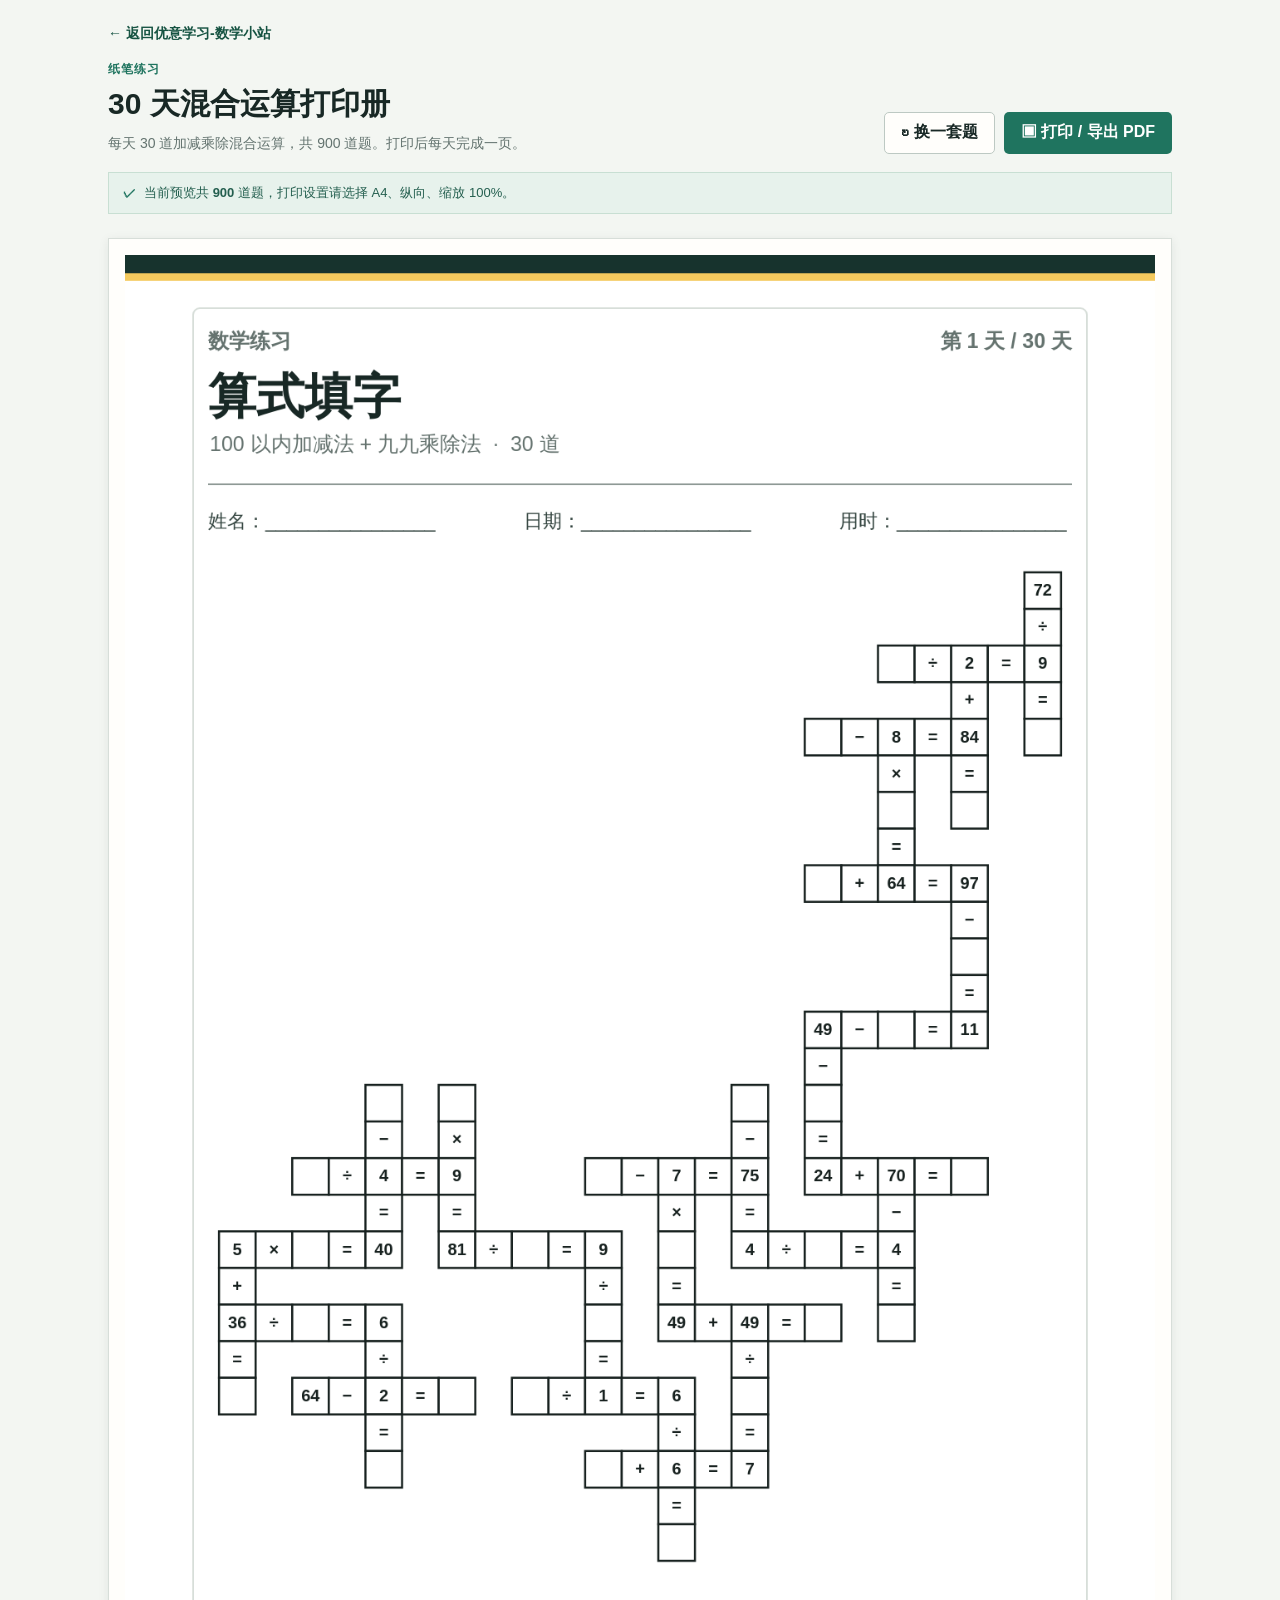
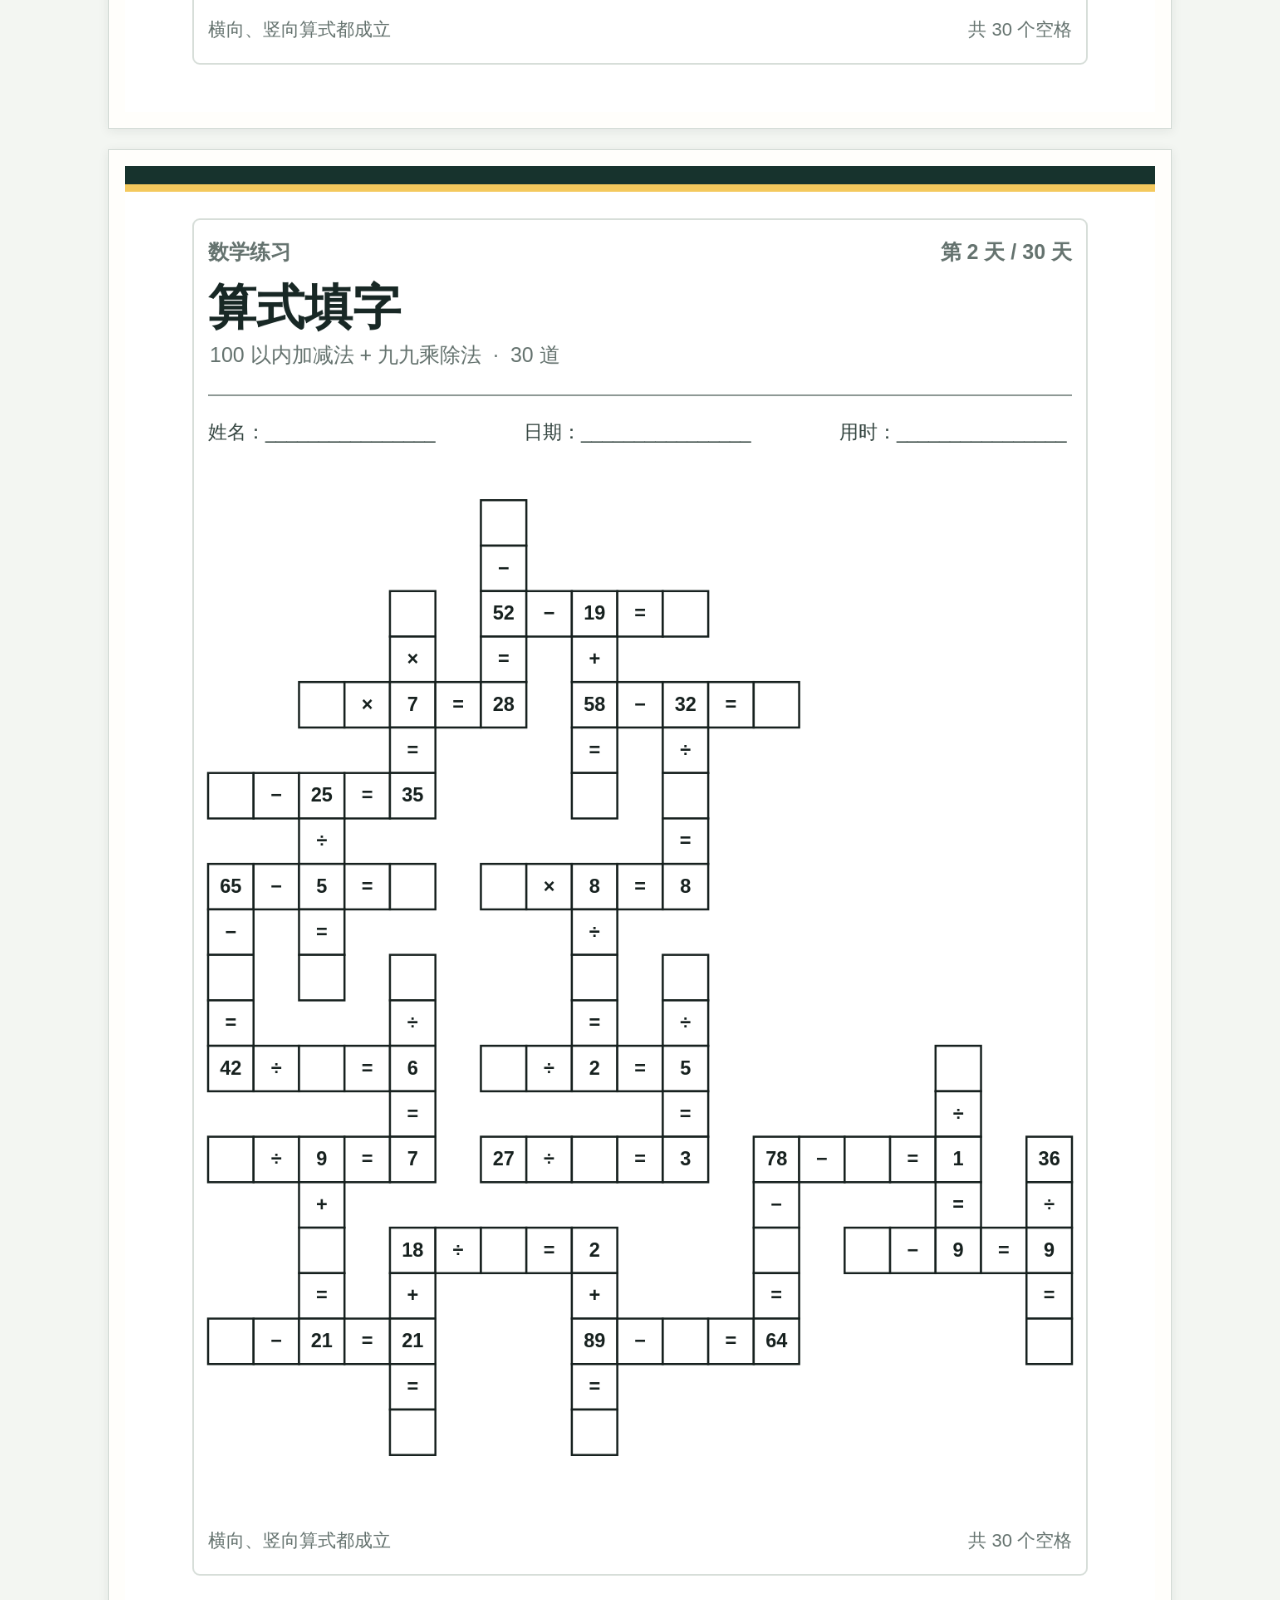
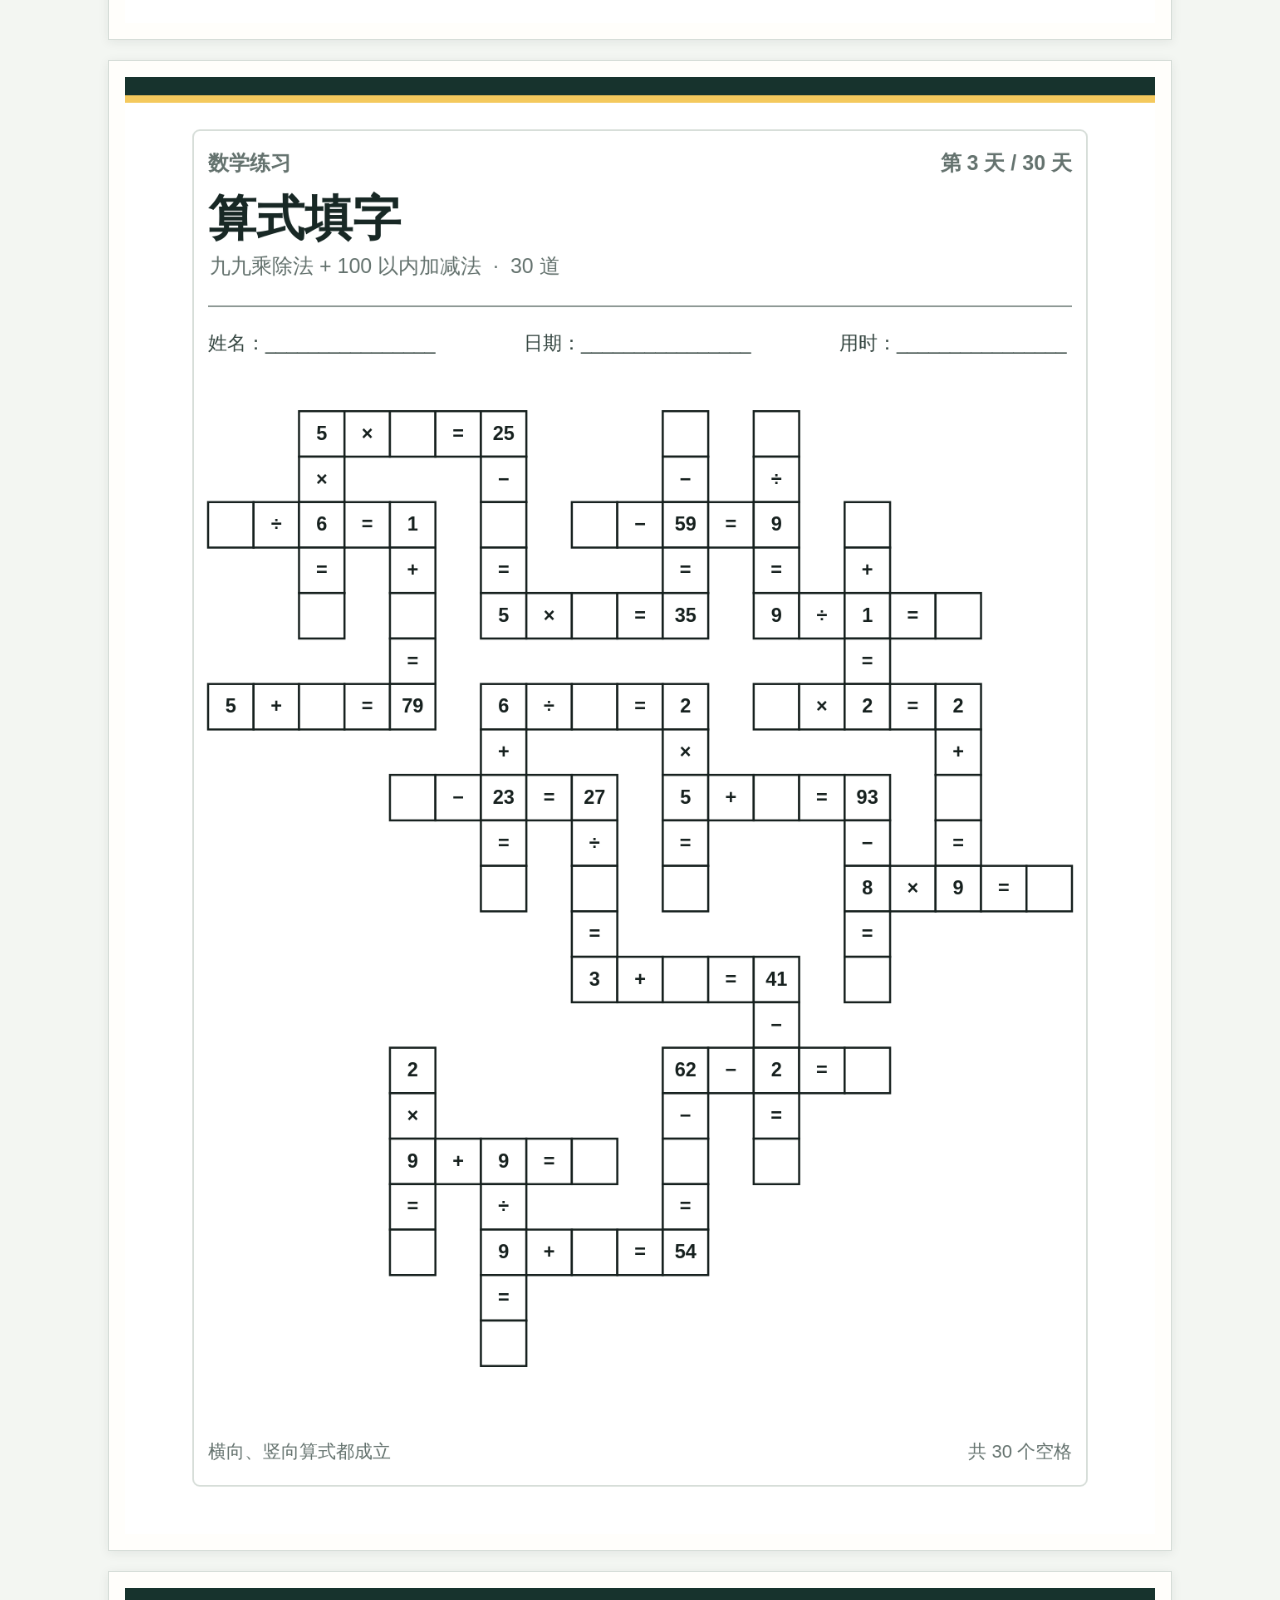
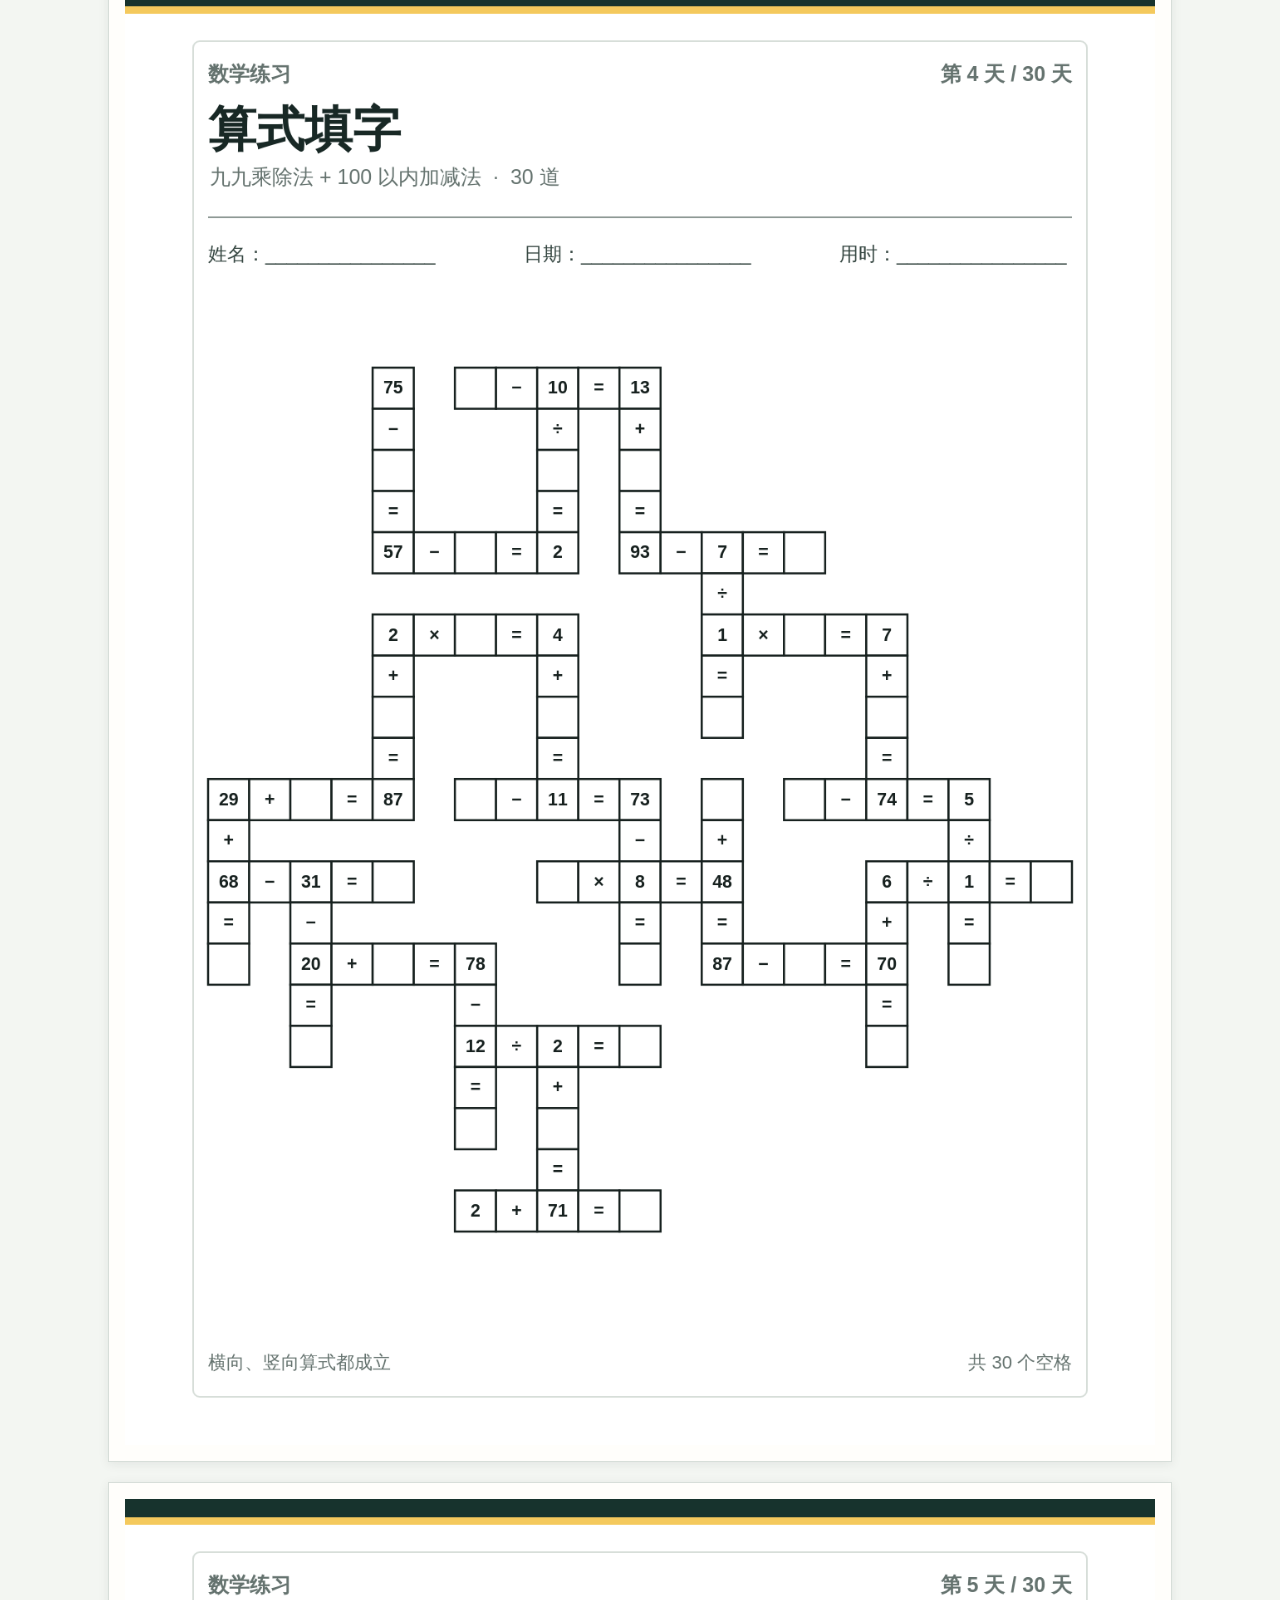
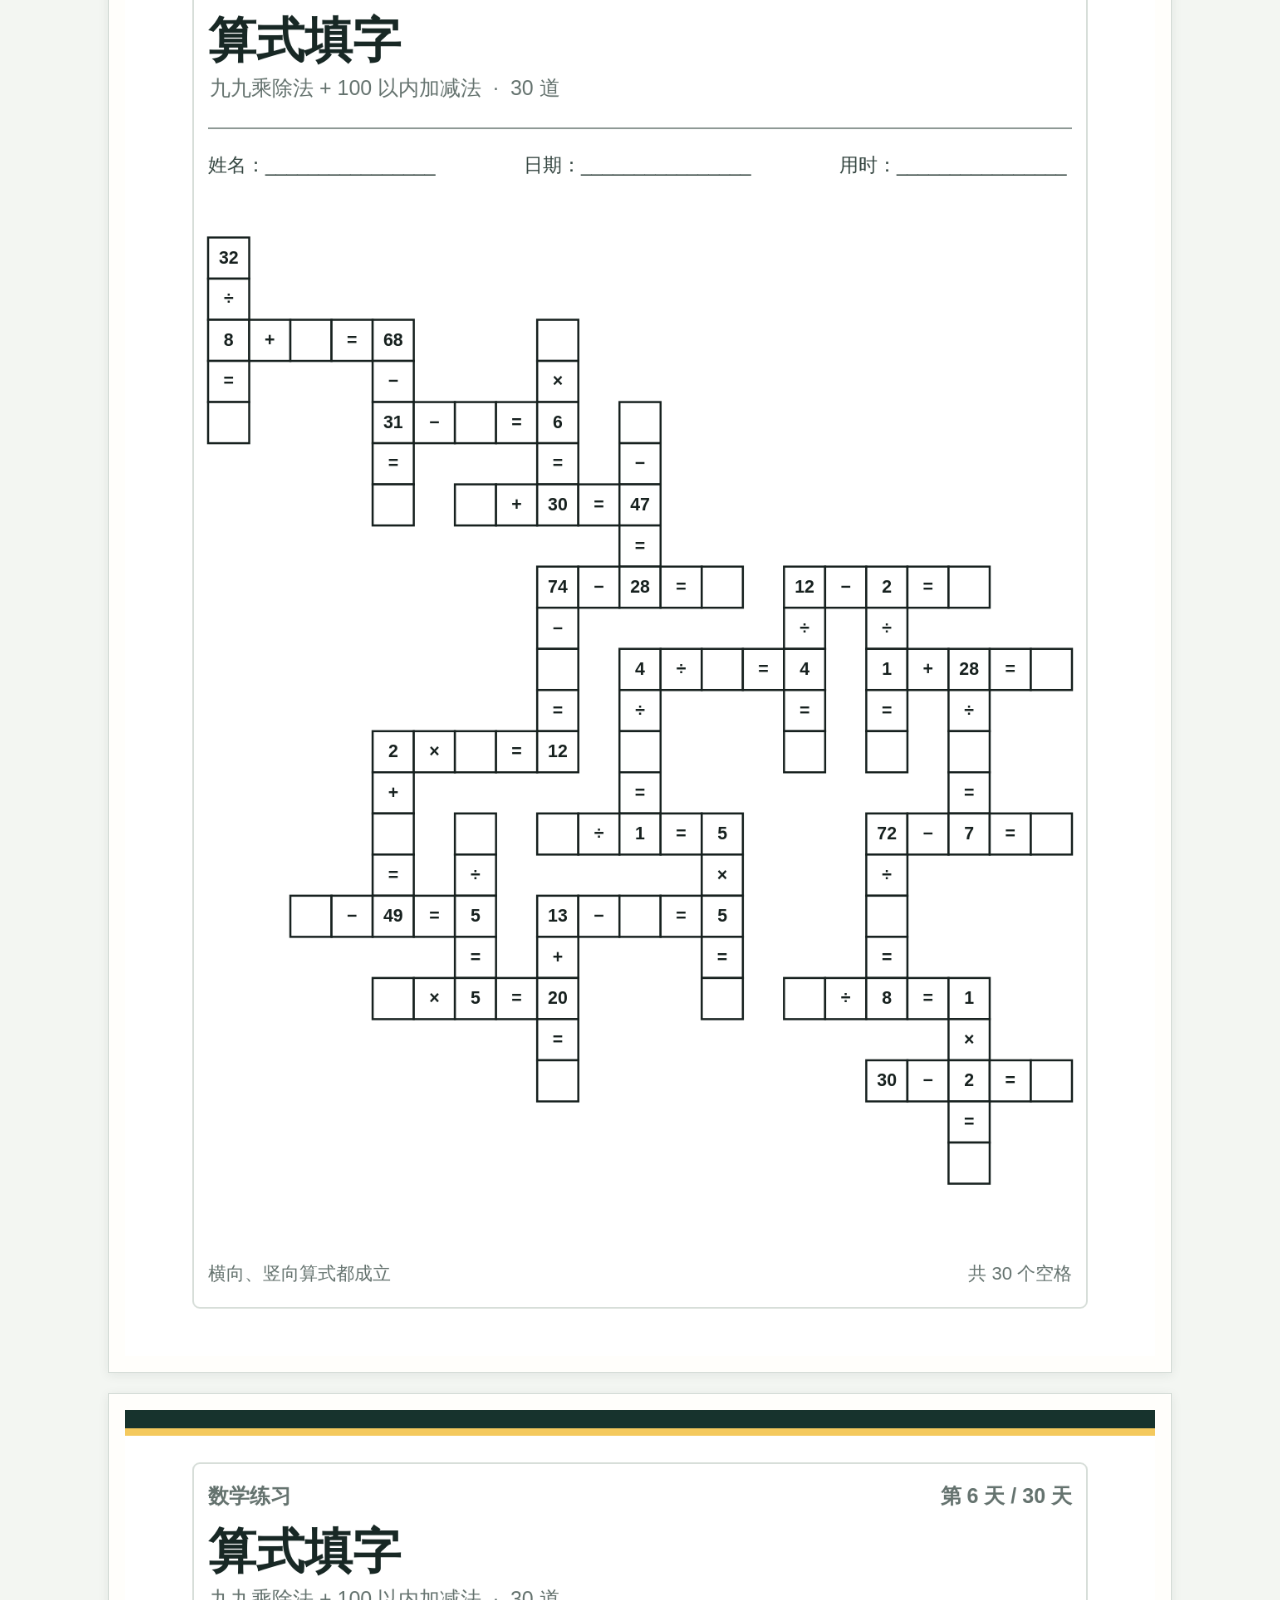
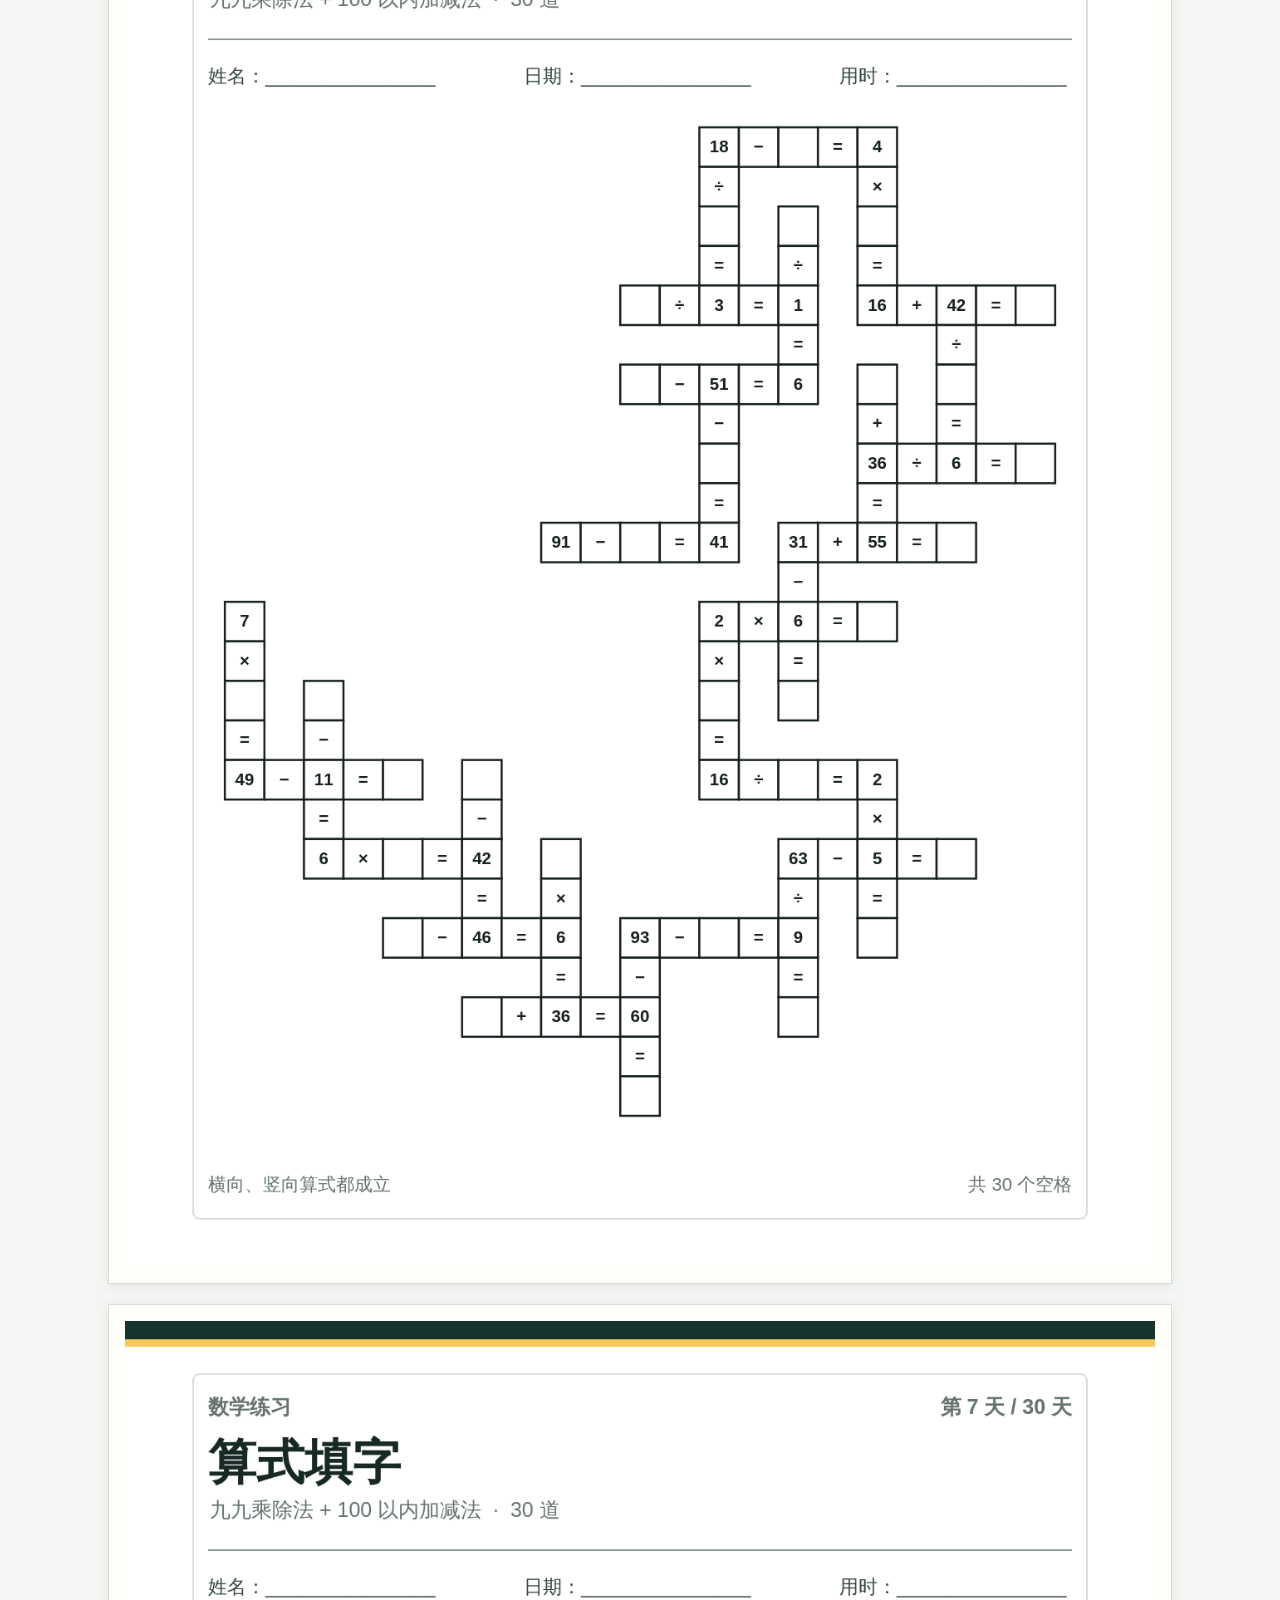
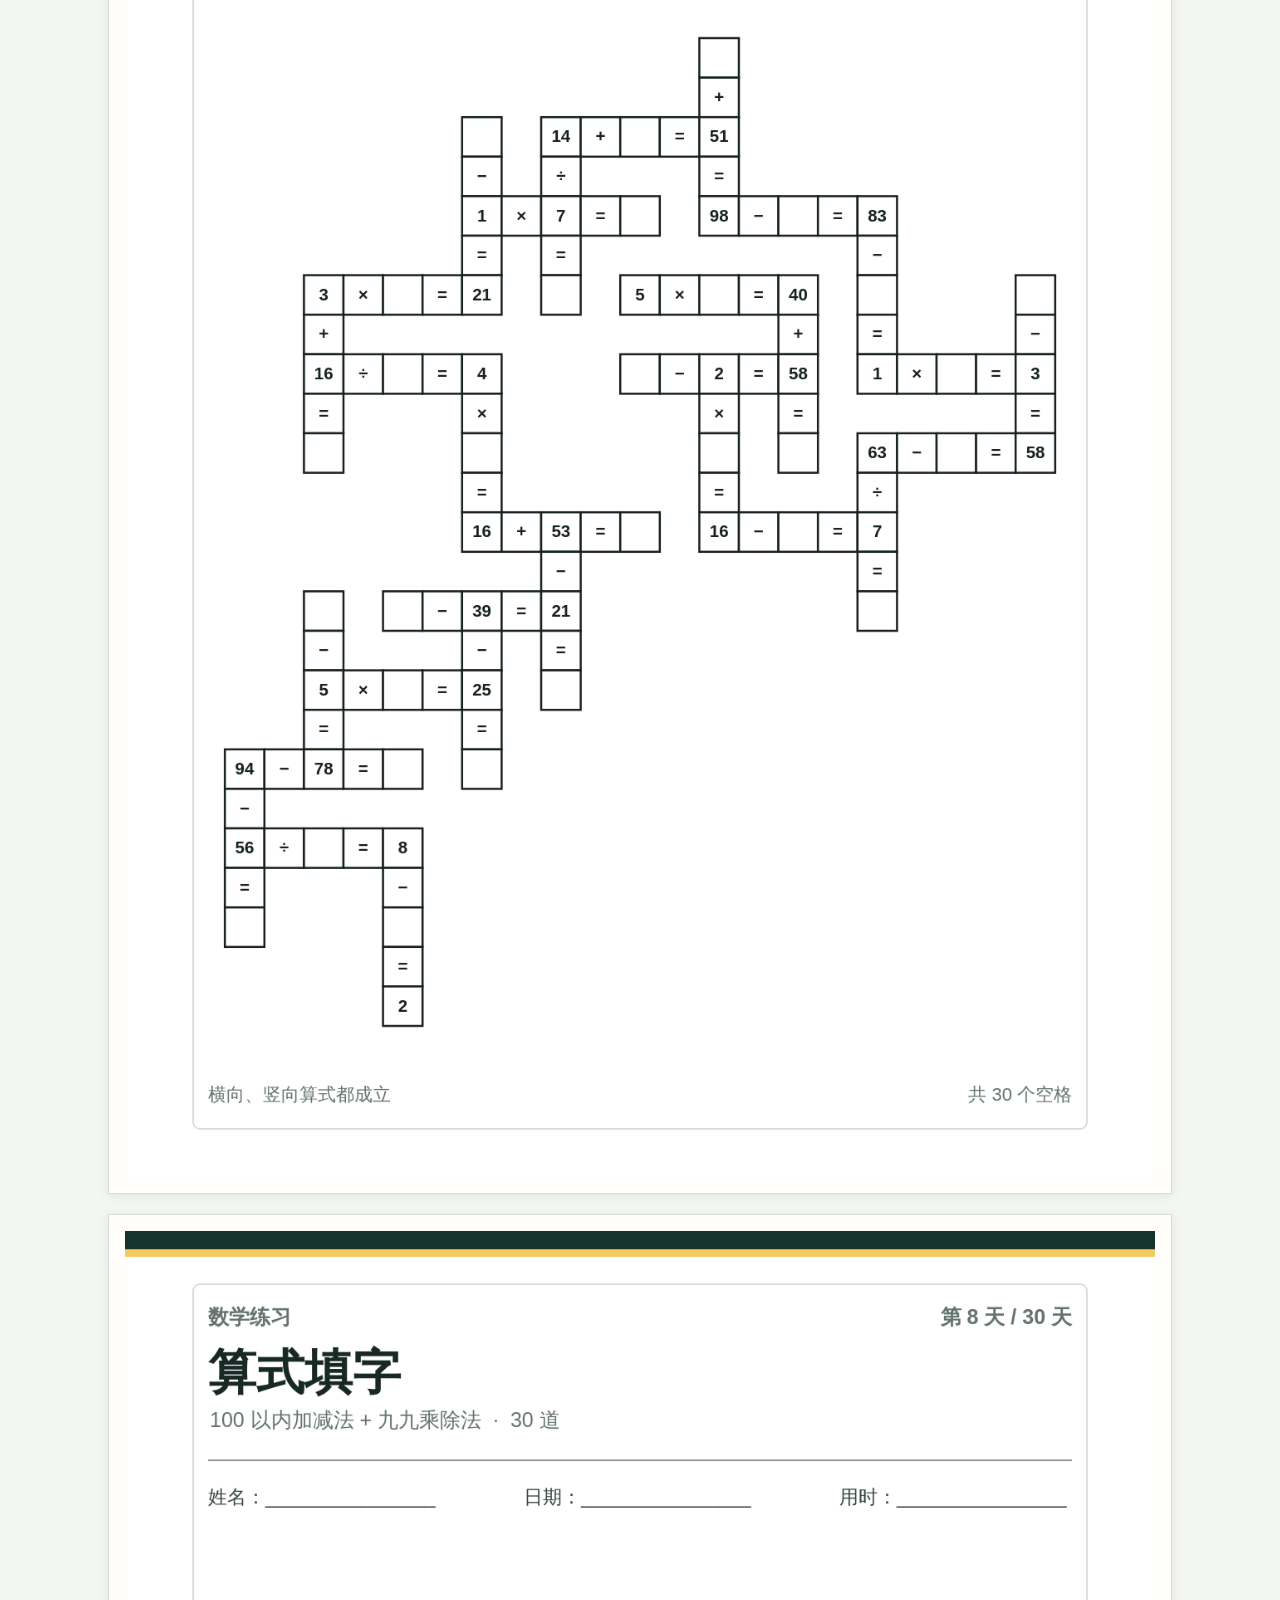
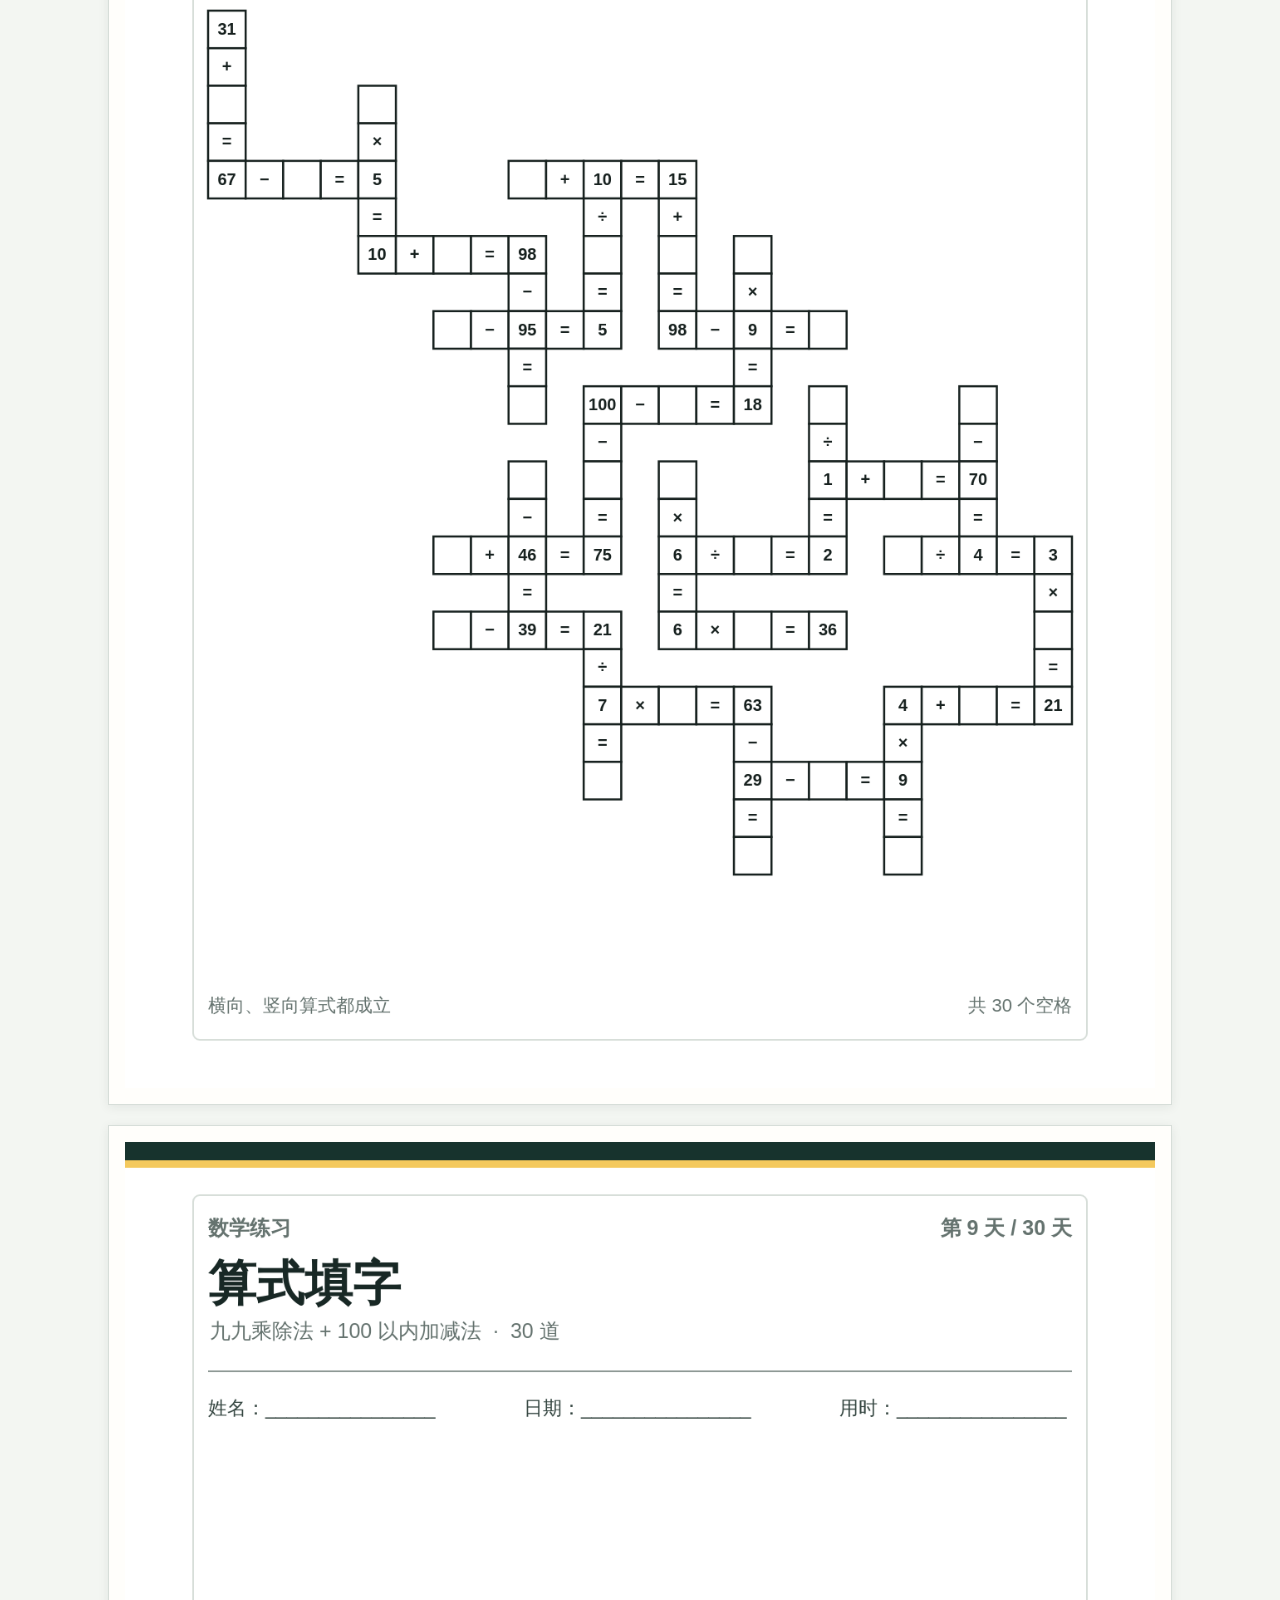
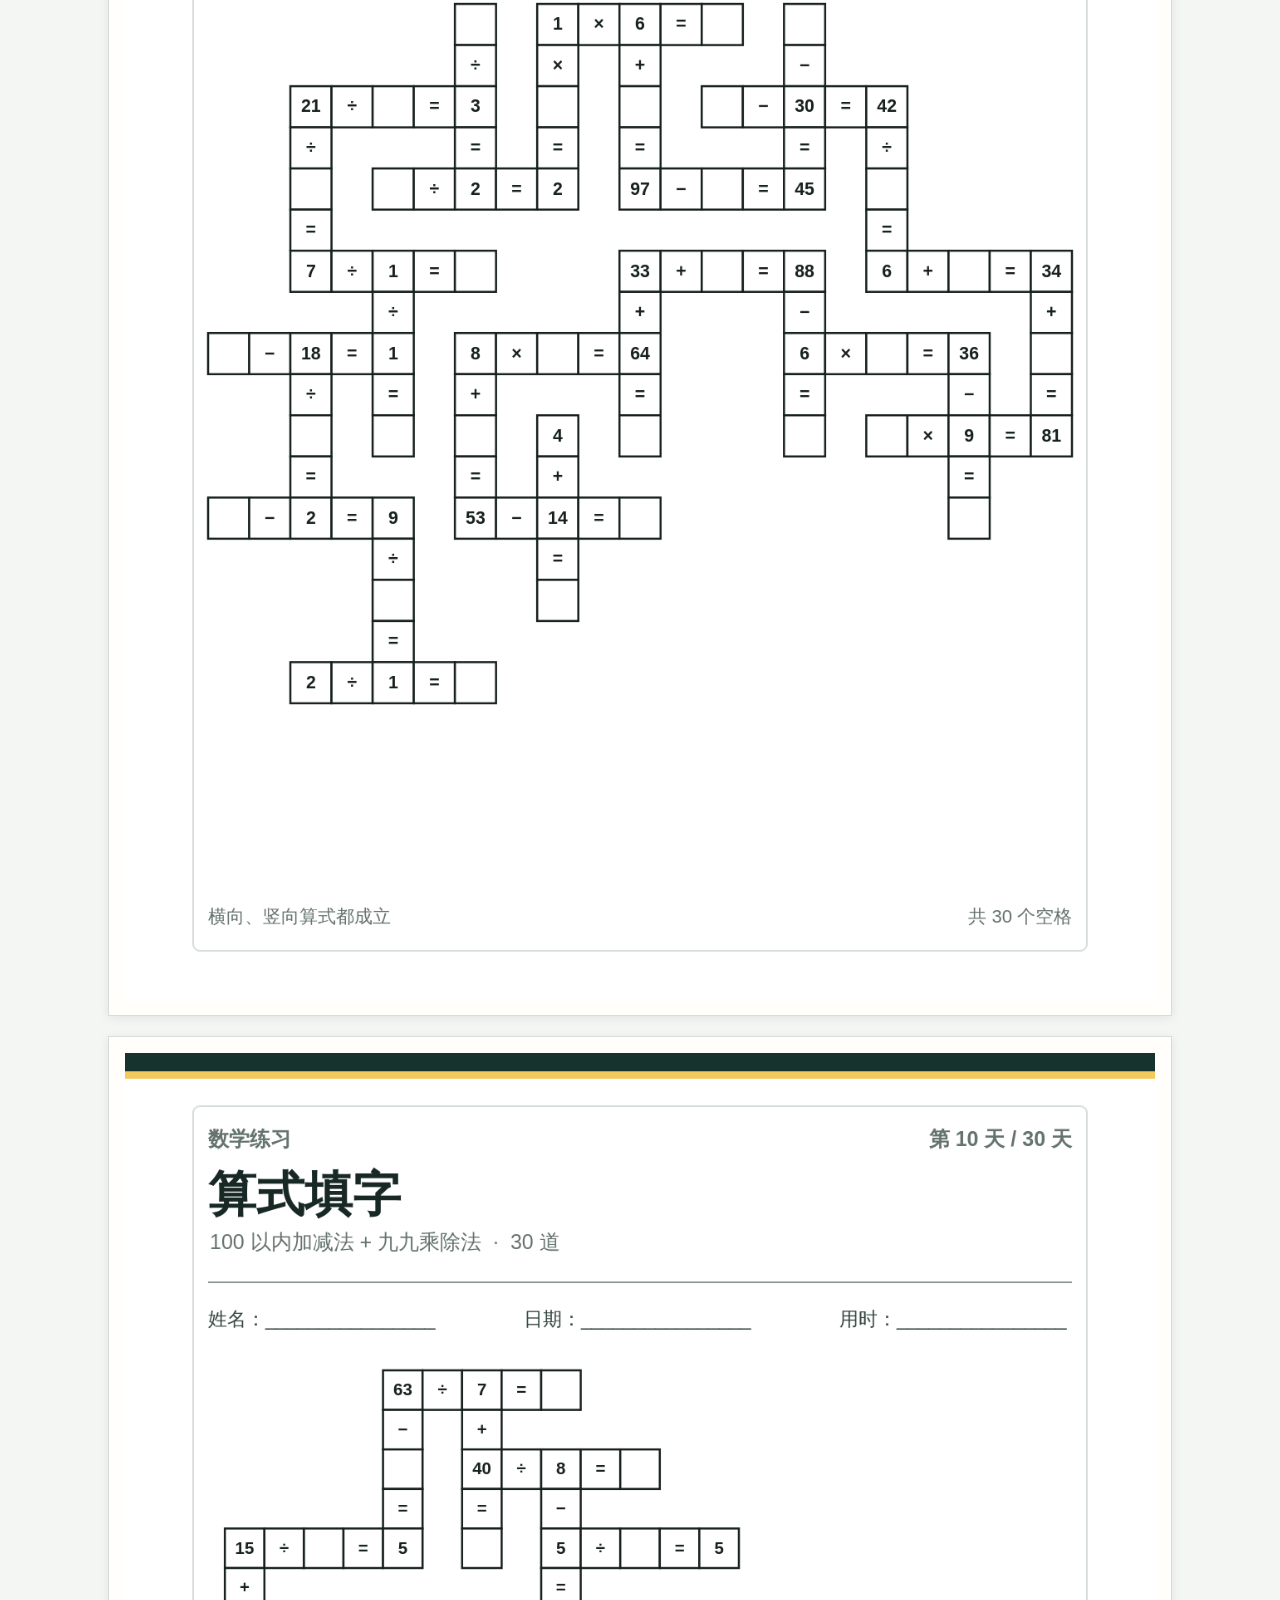
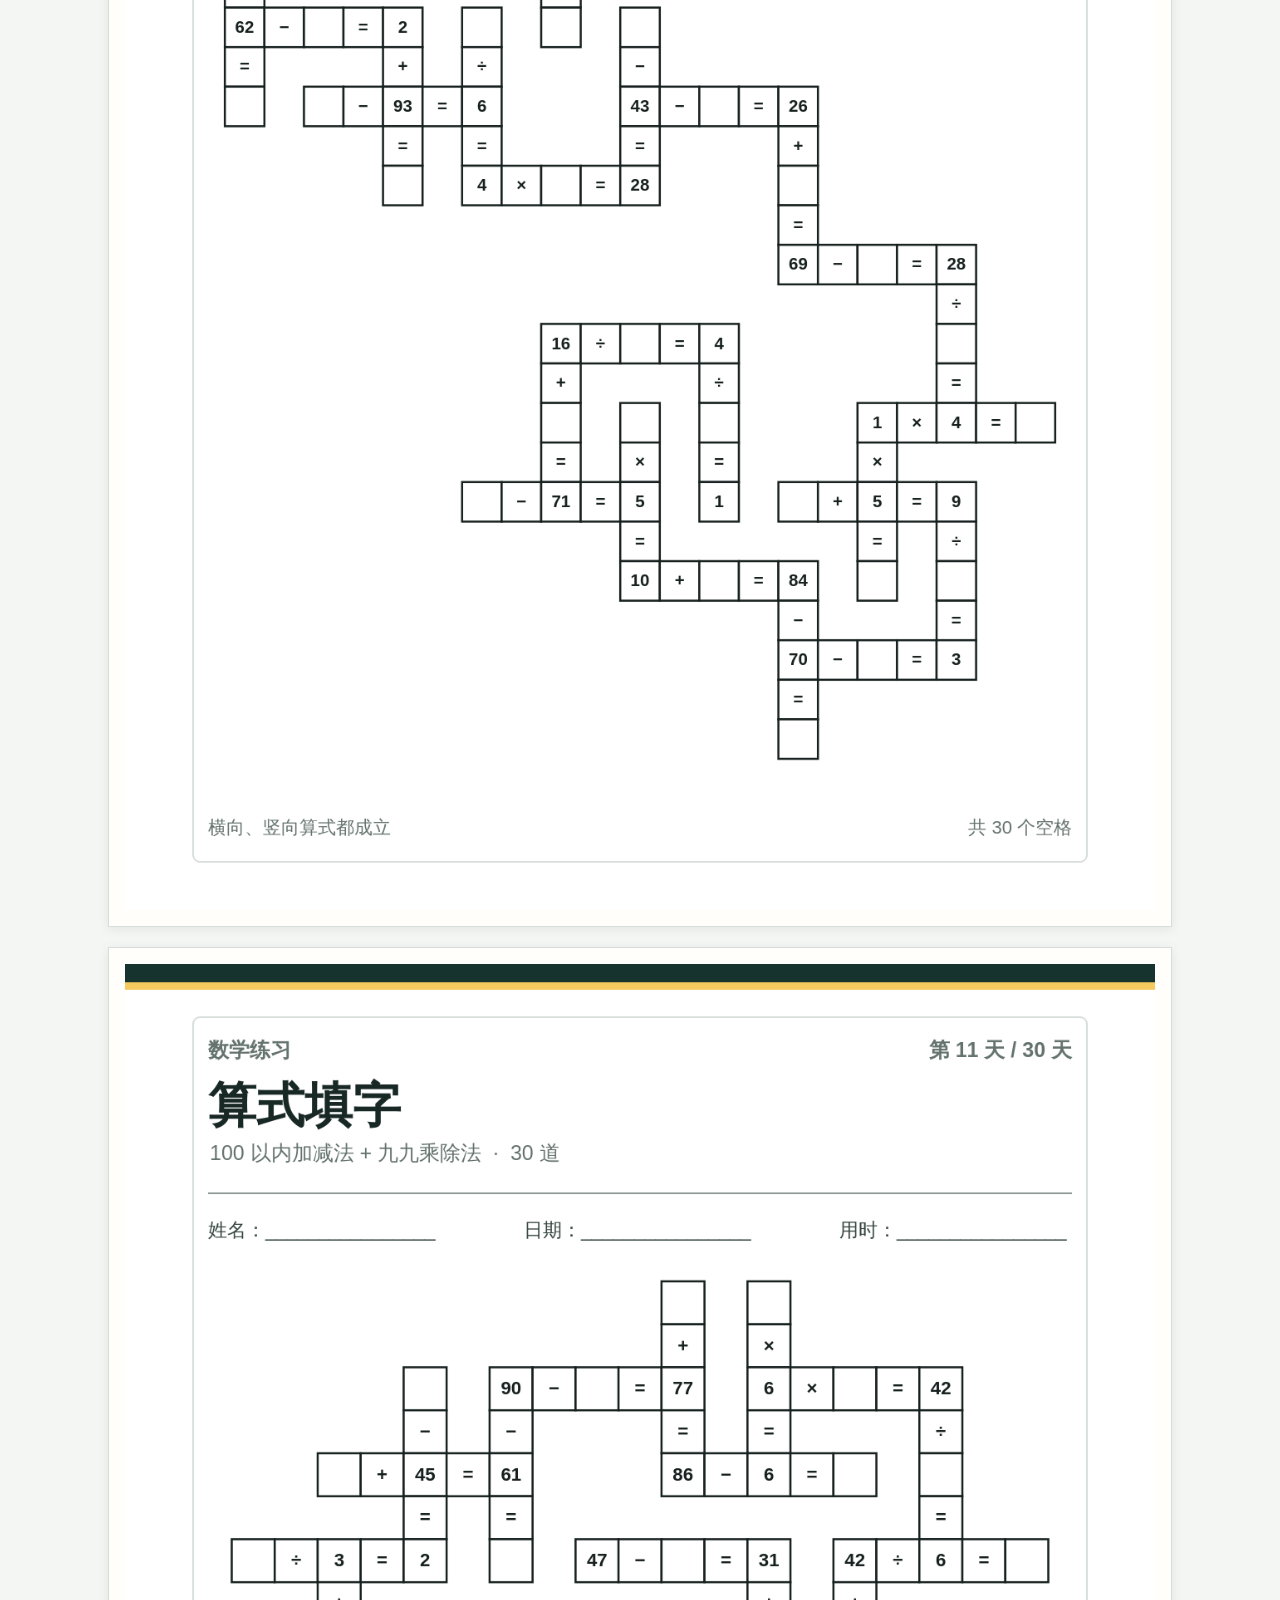
<file: booklet.html>
<!doctype html>
<html lang="zh-CN">
<head>
  <meta charset="utf-8">
  <meta name="viewport" content="width=device-width, initial-scale=1">
  <meta name="description" content="30天加减乘除混合运算打印练习册">
  <title>30天混合运算打印册</title>
  <link rel="stylesheet" href="./booklet.css">
</head>
<body>
  <main class="booklet-app">
    <section class="screen-controls" aria-label="打印册控制面板">
      <a class="back-link" href="./index.html">← 返回优意学习-数学小站</a>
      <div class="controls-heading">
        <div>
          <p class="eyebrow">纸笔练习</p>
          <h1>30 天混合运算打印册</h1>
          <p class="subtitle">每天 30 道加减乘除混合运算，共 900 道题。打印后每天完成一页。</p>
        </div>
        <div class="control-actions">
          <button class="button secondary" id="regenerateButton" type="button">↻ 换一套题</button>
          <button class="button primary" id="printButton" type="button">▣ 打印 / 导出 PDF</button>
        </div>
      </div>
      <div class="print-note">
        <span aria-hidden="true">✓</span>
        <span>当前预览共 <strong id="questionTotal">900</strong> 道题，打印设置请选择 A4、纵向、缩放 100%。</span>
      </div>
    </section>

    <section class="booklet" id="booklet" aria-label="30天练习题预览"></section>
  </main>
  <script src="./crossword.js"></script>
  <script src="./booklet.js"></script>
</body>
</html>
</file>
<file: booklet.css>
:root {
  color-scheme: light;
  --ink: #182825;
  --muted: #63736f;
  --paper: #fffefb;
  --canvas: #f3f6f2;
  --line: #d7ded9;
  --green: #1f745f;
  --green-dark: #165342;
  font-family: -apple-system, BlinkMacSystemFont, "PingFang SC", "Microsoft YaHei", "Noto Sans CJK SC", sans-serif;
}

* { box-sizing: border-box; }
body { margin: 0; background: var(--canvas); color: var(--ink); }
.booklet-app { width: min(1120px, 100%); margin: 0 auto; padding: 24px 28px 80px; }
.screen-controls { margin-bottom: 24px; }
.back-link { color: var(--green-dark); font-size: 14px; font-weight: 700; text-decoration: none; }
.back-link:hover { text-decoration: underline; }
.controls-heading { margin-top: 18px; display: flex; align-items: flex-end; justify-content: space-between; gap: 24px; }
.eyebrow { margin: 0 0 7px; color: var(--green); font-size: 12px; font-weight: 800; letter-spacing: .08em; }
h1, h2, p { margin: 0; }
h1 { font-size: 30px; line-height: 1.25; }
.subtitle { margin-top: 9px; color: var(--muted); font-size: 14px; line-height: 1.6; }
.control-actions { display: flex; gap: 9px; flex: 0 0 auto; }
.button { min-height: 42px; padding: 0 16px; border: 1px solid transparent; border-radius: 5px; cursor: pointer; font: inherit; font-weight: 750; white-space: nowrap; }
.button.primary { background: var(--green); color: white; }
.button.primary:hover { background: var(--green-dark); }
.button.secondary { border-color: #bdc9c3; background: var(--paper); color: var(--ink); }
.button.secondary:hover { border-color: #889a92; }
.print-note { margin-top: 18px; padding: 11px 14px; display: flex; align-items: center; gap: 8px; background: #e7f2ec; border: 1px solid #c8dfd3; color: #245f4f; font-size: 13px; }
.print-note > span:first-child { font-weight: 800; color: var(--green); }
.booklet { display: grid; gap: 20px; }
.worksheet-page { padding: 16px; background: var(--paper); border: 1px solid var(--line); box-shadow: 0 2px 10px rgb(24 40 37 / 8%); }
.worksheet-canvas { width: 100%; height: auto; display: block; background: white; }
.booklet-error { padding: 30px; color: #9d3528; background: #fbe9e5; }

@media (max-width: 760px) {
  .booklet-app { padding: 18px 14px 60px; }
  .controls-heading { align-items: flex-start; flex-direction: column; }
  .control-actions { width: 100%; }
  .control-actions .button { flex: 1; }
  .worksheet-page { padding: 8px; }
}

@media print {
  @page { size: A4 portrait; margin: 0; }
  html, body { background: white; }
  .booklet-app { width: auto; padding: 0; }
  .screen-controls { display: none !important; }
  .booklet { display: block; }
  .worksheet-page { width: 210mm; height: 297mm; padding: 0; margin: 0; border: 0; box-shadow: none; break-after: page; page-break-after: always; }
  .worksheet-page:last-child { break-after: auto; page-break-after: auto; }
  .worksheet-canvas { width: 210mm; height: 297mm; }
}
</file>
